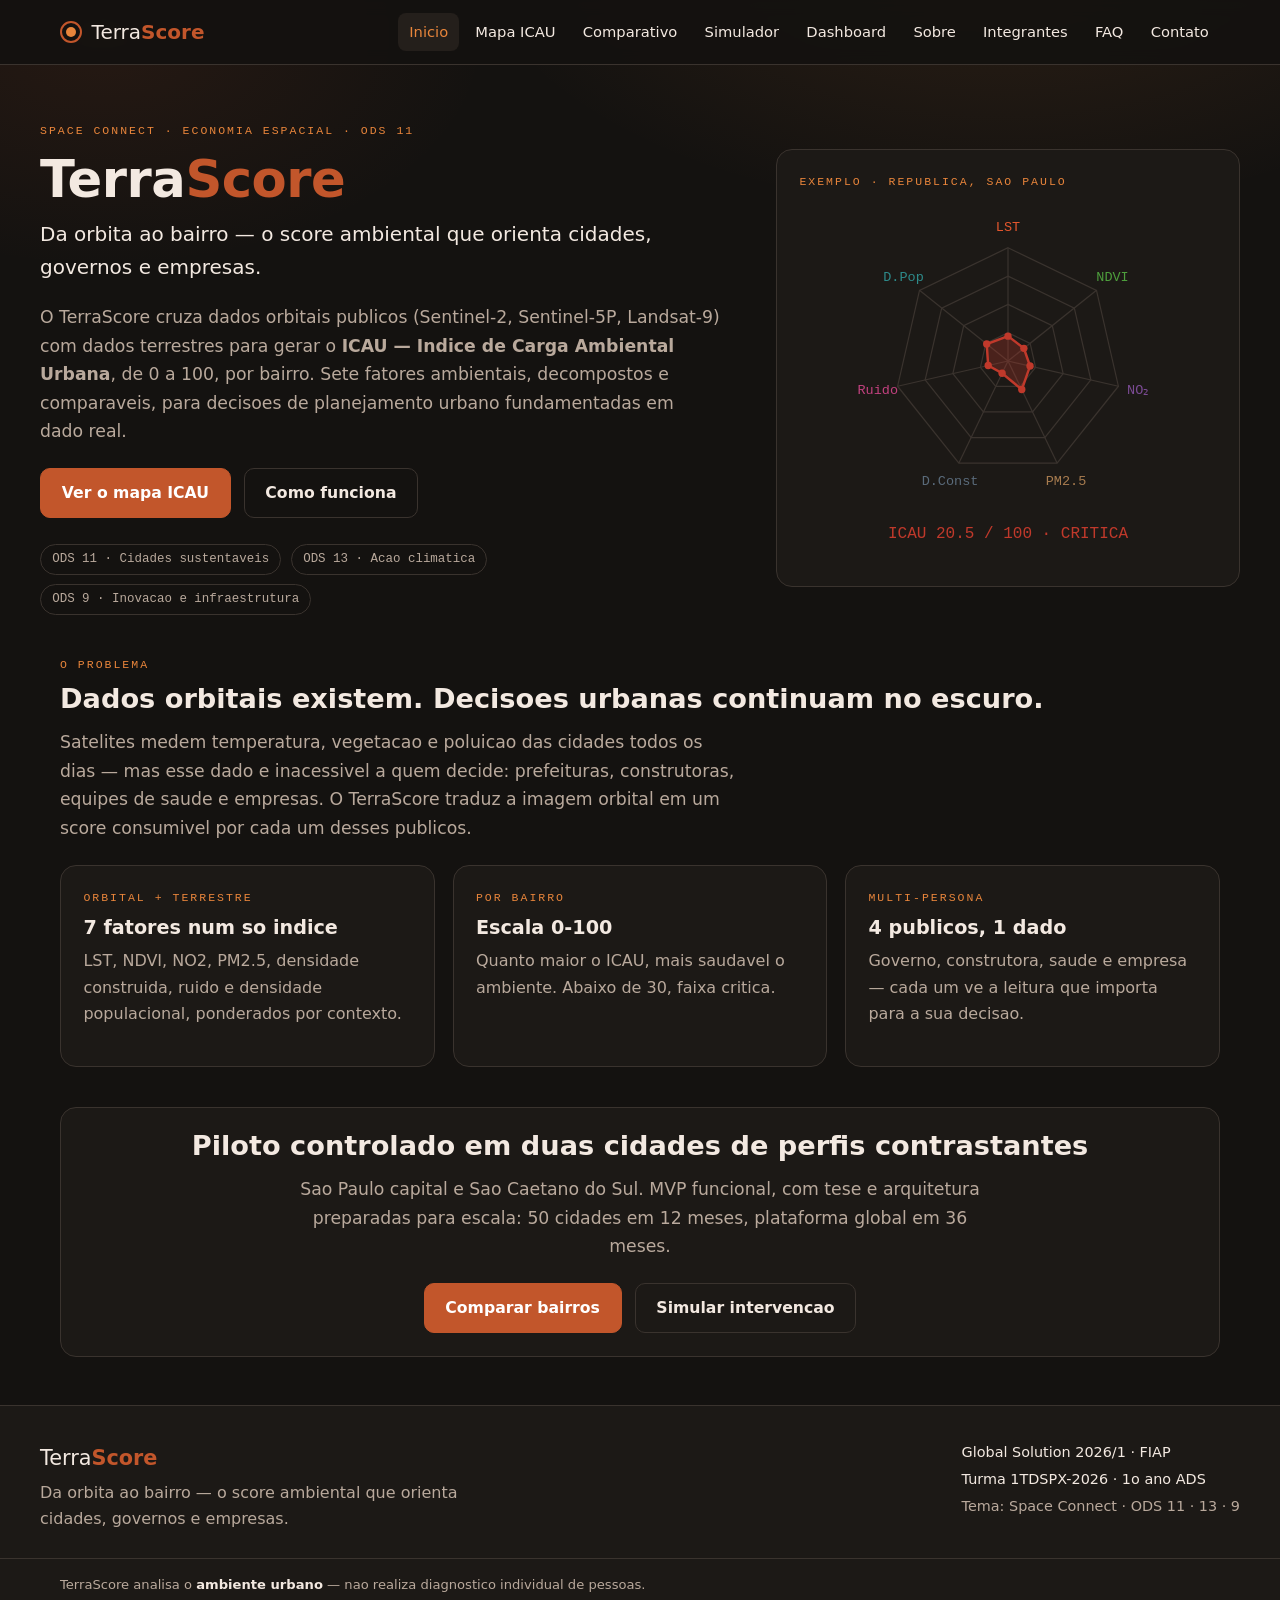
<file: index.html>
<!doctype html>
<html lang="pt-br">
<head>
  <meta charset="UTF-8" />
  <meta name="viewport" content="width=device-width, initial-scale=1.0" />
  <meta name="description" content="TerraScore: score ambiental por bairro (ICAU 0-100) a partir de dados orbitais. Global Solution 2026/1 - FIAP." />
  <link rel="icon" type="image/svg+xml" href="assets/favicon.svg" />
  <link rel="stylesheet" href="css/style.css" />
  <title>TerraScore - da orbita ao bairro</title>
</head>
<body>
  <header class="site-header">
    <div class="container nav-bar">
      <a class="brand" href="index.html"><span class="brand-mark" aria-hidden="true"></span><span>Terra<strong>Score</strong></span></a>
      <button class="hamburguer" aria-label="Abrir menu" aria-expanded="false"><span></span><span></span><span></span></button>
      <nav aria-label="Principal">
        <ul class="nav-links">
          <li><a href="index.html">Inicio</a></li>
          <li><a href="pages/mapa.html">Mapa ICAU</a></li>
          <li><a href="pages/comparativo.html">Comparativo</a></li>
          <li><a href="pages/simulador.html">Simulador</a></li>
          <li><a href="pages/dashboard.html">Dashboard</a></li>
          <li><a href="pages/sobre.html">Sobre</a></li>
          <li><a href="pages/integrantes.html">Integrantes</a></li>
          <li><a href="pages/faq.html">FAQ</a></li>
          <li><a href="pages/contato.html">Contato</a></li>
        </ul>
      </nav>
    </div>
  </header>
  <main>
    <section class="container hero">
      <div class="hero-grid">
        <div>
          <p class="eyebrow">Space Connect &middot; Economia Espacial &middot; ODS 11</p>
          <h1 class="hero-titulo">Terra<strong>Score</strong></h1>
          <p class="hero-tag">Da orbita ao bairro &mdash; o score ambiental que orienta cidades, governos e empresas.</p>
          <p class="lead">O TerraScore cruza dados orbitais publicos (Sentinel-2, Sentinel-5P, Landsat-9) com dados terrestres para gerar o <strong>ICAU &mdash; Indice de Carga Ambiental Urbana</strong>, de 0 a 100, por bairro. Sete fatores ambientais, decompostos e comparaveis, para decisoes de planejamento urbano fundamentadas em dado real.</p>
          <div class="ctas">
            <a class="btn" href="pages/mapa.html">Ver o mapa ICAU</a>
            <a class="btn btn-ghost" href="pages/sobre.html">Como funciona</a>
          </div>
          <div class="ods">
            <span class="ods-tag">ODS 11 &middot; Cidades sustentaveis</span>
            <span class="ods-tag">ODS 13 &middot; Acao climatica</span>
            <span class="ods-tag">ODS 9 &middot; Inovacao e infraestrutura</span>
          </div>
        </div>
        <div class="card">
          <p class="eyebrow">Exemplo &middot; Republica, Sao Paulo</p>
          <div class="radar" id="radar-exemplo"></div>
          <p class="center mono" id="exemplo-score"></p>
        </div>
      </div>
    </section>

    <section class="container section">
      <p class="eyebrow">O problema</p>
      <h2>Dados orbitais existem. Decisoes urbanas continuam no escuro.</h2>
      <p class="lead">Satelites medem temperatura, vegetacao e poluicao das cidades todos os dias &mdash; mas esse dado e inacessivel a quem decide: prefeituras, construtoras, equipes de saude e empresas. O TerraScore traduz a imagem orbital em um score consumivel por cada um desses publicos.</p>
      <div class="cards-3 mt">
        <div class="card"><p class="eyebrow">Orbital + terrestre</p><h3>7 fatores num so indice</h3><p class="muted">LST, NDVI, NO2, PM2.5, densidade construida, ruido e densidade populacional, ponderados por contexto.</p></div>
        <div class="card"><p class="eyebrow">Por bairro</p><h3>Escala 0-100</h3><p class="muted">Quanto maior o ICAU, mais saudavel o ambiente. Abaixo de 30, faixa critica.</p></div>
        <div class="card"><p class="eyebrow">Multi-persona</p><h3>4 publicos, 1 dado</h3><p class="muted">Governo, construtora, saude e empresa &mdash; cada um ve a leitura que importa para a sua decisao.</p></div>
      </div>
    </section>

    <section class="container section">
      <div class="card center">
        <h2>Piloto controlado em duas cidades de perfis contrastantes</h2>
        <p class="lead lead-center">Sao Paulo capital e Sao Caetano do Sul. MVP funcional, com tese e arquitetura preparadas para escala: 50 cidades em 12 meses, plataforma global em 36 meses.</p>
        <div class="ctas ctas-center">
          <a class="btn" href="pages/comparativo.html">Comparar bairros</a>
          <a class="btn btn-ghost" href="pages/simulador.html">Simular intervencao</a>
        </div>
      </div>
    </section>
  </main>
  <footer class="site-footer">
    <div class="container footer-inner">
      <div>
        <p class="footer-brand">Terra<strong>Score</strong></p>
        <p class="footer-tag">Da orbita ao bairro &mdash; o score ambiental que orienta cidades, governos e empresas.</p>
      </div>
      <div class="footer-meta">
        <p>Global Solution 2026/1 &middot; FIAP</p>
        <p>Turma 1TDSPX-2026 &middot; 1o ano ADS</p>
        <p class="muted">Tema: Space Connect &middot; ODS 11 &middot; 13 &middot; 9</p>
      </div>
    </div>
    <div class="footer-copy"><div class="container">TerraScore analisa o <strong>ambiente urbano</strong> &mdash; nao realiza diagnostico individual de pessoas.</div></div>
  </footer>
  <script src="js/dados.js"></script>
  <script src="js/icau.js"></script>
  <script src="js/render.js"></script>
  <script src="js/home.js"></script>
  <script src="js/main.js"></script>
</body>
</html>
</file>
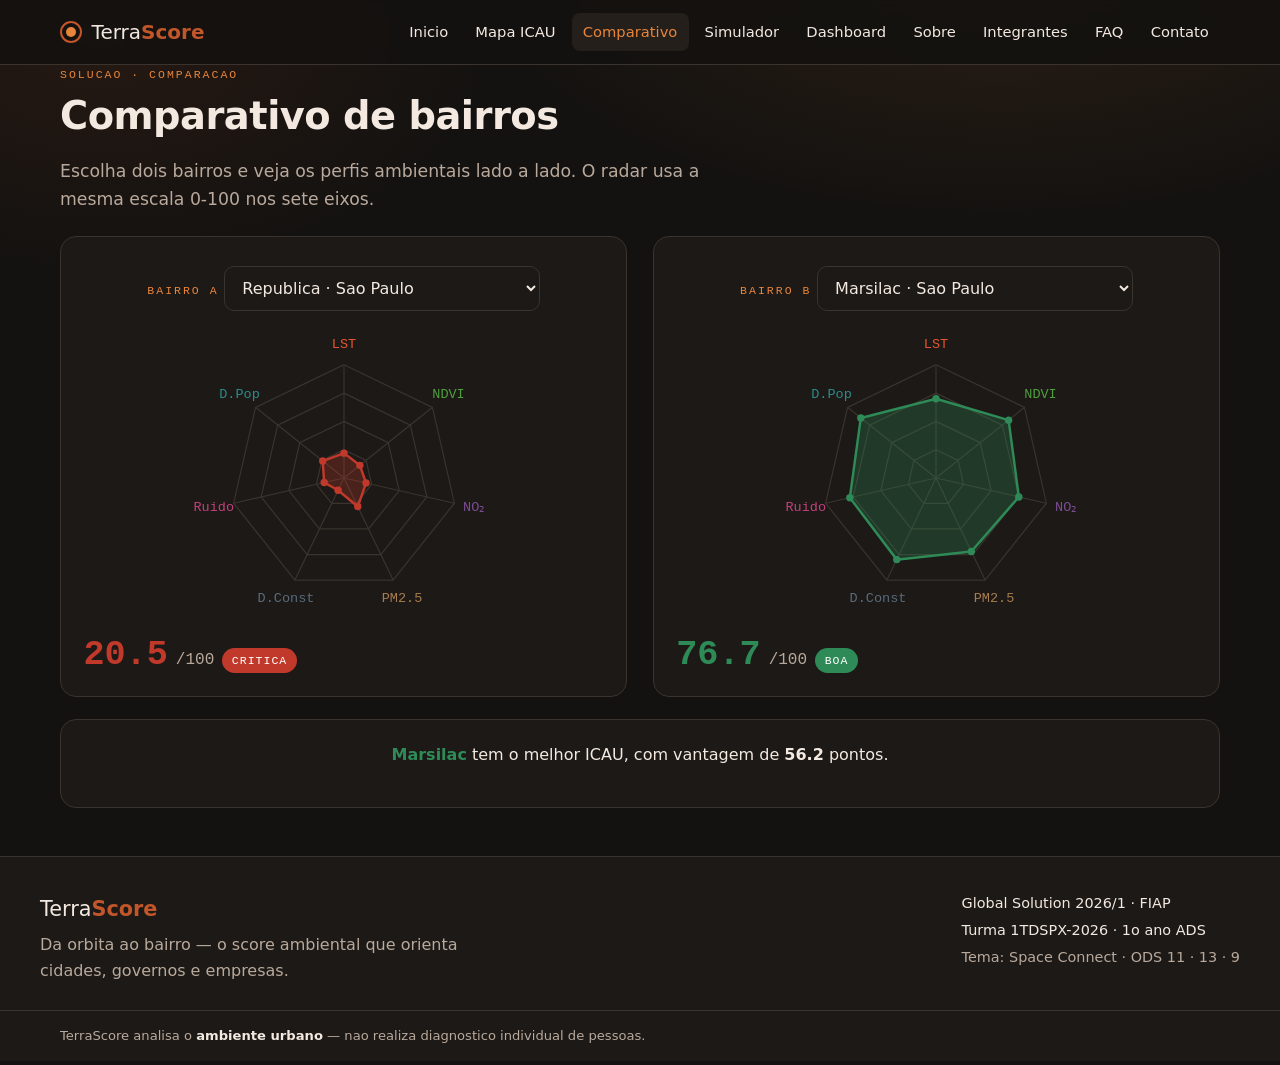
<file: pages/comparativo.html>
<!doctype html>
<html lang="pt-br">
<head>
  <meta charset="UTF-8" />
  <meta name="viewport" content="width=device-width, initial-scale=1.0" />
  <meta name="description" content="Compare o perfil ambiental de dois bairros lado a lado pelo ICAU." />
  <link rel="icon" type="image/svg+xml" href="../assets/favicon.svg" />
  <link rel="stylesheet" href="../css/style.css" />
  <title>Comparativo - TerraScore</title>
</head>
<body>
  <header class="site-header">
    <div class="container nav-bar">
      <a class="brand" href="../index.html"><span class="brand-mark" aria-hidden="true"></span><span>Terra<strong>Score</strong></span></a>
      <button class="hamburguer" aria-label="Abrir menu" aria-expanded="false"><span></span><span></span><span></span></button>
      <nav aria-label="Principal">
        <ul class="nav-links">
          <li><a href="../index.html">Inicio</a></li>
          <li><a href="mapa.html">Mapa ICAU</a></li>
          <li><a href="comparativo.html">Comparativo</a></li>
          <li><a href="simulador.html">Simulador</a></li>
          <li><a href="dashboard.html">Dashboard</a></li>
          <li><a href="sobre.html">Sobre</a></li>
          <li><a href="integrantes.html">Integrantes</a></li>
          <li><a href="faq.html">FAQ</a></li>
          <li><a href="contato.html">Contato</a></li>
        </ul>
      </nav>
    </div>
  </header>
  <main>
    <section class="container">
      <p class="eyebrow">Solucao &middot; comparacao</p>
      <h1>Comparativo de bairros</h1>
      <p class="lead">Escolha dois bairros e veja os perfis ambientais lado a lado. O radar usa a mesma escala 0-100 nos sete eixos.</p>
      <div class="dois mt">
        <div class="card center">
          <label class="eyebrow" for="sel-a">Bairro A</label>
          <select id="sel-a"></select>
          <div class="radar" id="radar-a"></div>
          <div id="badge-a"></div>
        </div>
        <div class="card center">
          <label class="eyebrow" for="sel-b">Bairro B</label>
          <select id="sel-b"></select>
          <div class="radar" id="radar-b"></div>
          <div id="badge-b"></div>
        </div>
      </div>
      <div class="card center mt"><p id="veredito"></p></div>
    </section>
  </main>
  <footer class="site-footer">
    <div class="container footer-inner">
      <div>
        <p class="footer-brand">Terra<strong>Score</strong></p>
        <p class="footer-tag">Da orbita ao bairro &mdash; o score ambiental que orienta cidades, governos e empresas.</p>
      </div>
      <div class="footer-meta">
        <p>Global Solution 2026/1 &middot; FIAP</p>
        <p>Turma 1TDSPX-2026 &middot; 1o ano ADS</p>
        <p class="muted">Tema: Space Connect &middot; ODS 11 &middot; 13 &middot; 9</p>
      </div>
    </div>
    <div class="footer-copy"><div class="container">TerraScore analisa o <strong>ambiente urbano</strong> &mdash; nao realiza diagnostico individual de pessoas.</div></div>
  </footer>
  <script src="../js/dados.js"></script>
  <script src="../js/icau.js"></script>
  <script src="../js/render.js"></script>
  <script src="../js/comparativo.js"></script>
  <script src="../js/main.js"></script>
</body>
</html>
<!-- revisado por joão e dado como finalizado -->
</file>
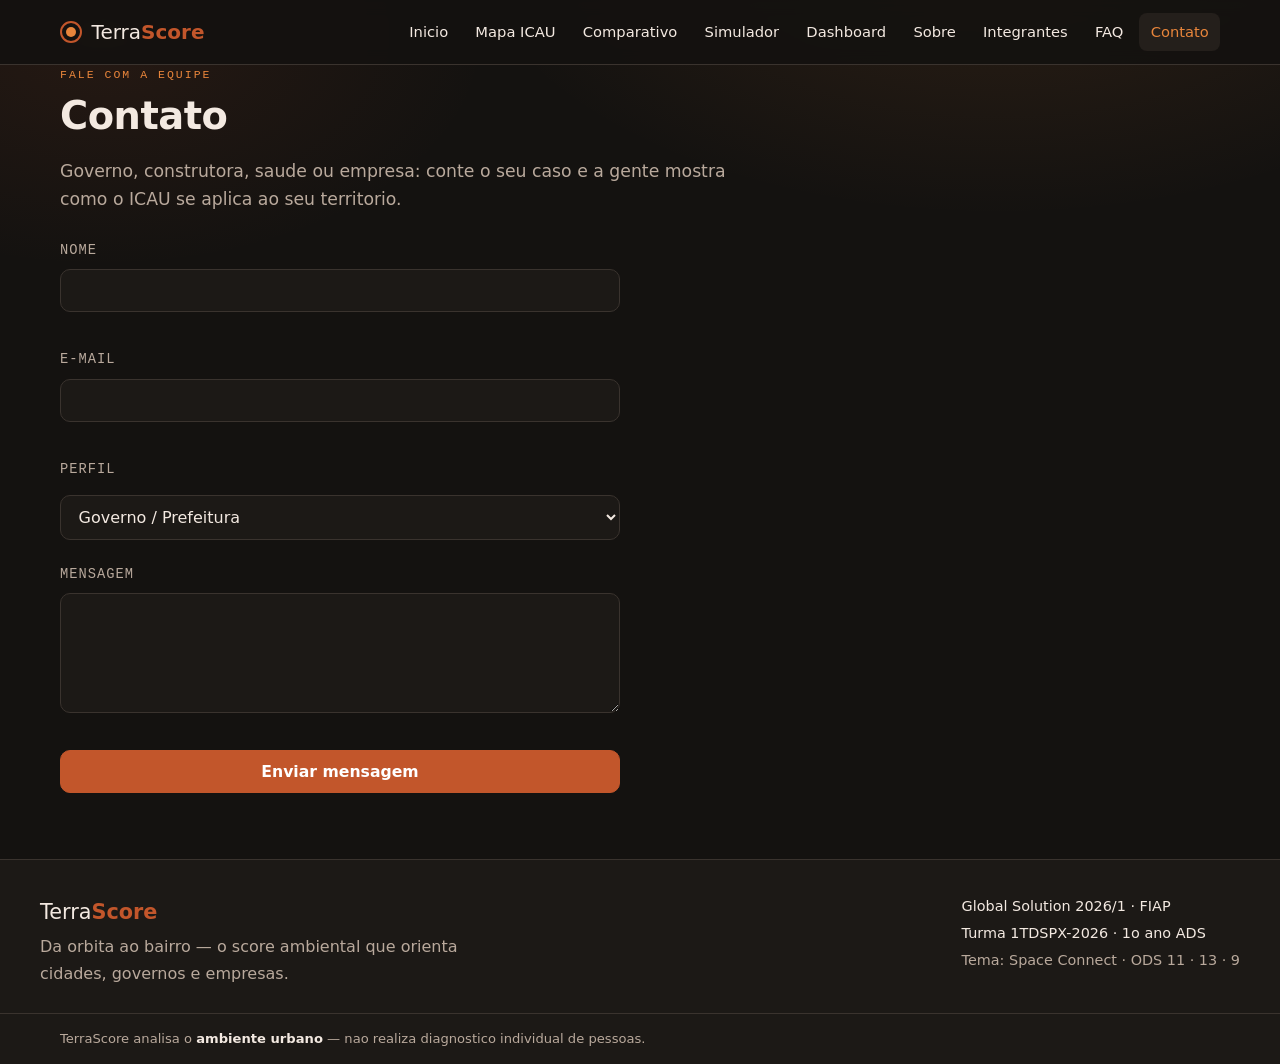
<file: pages/contato.html>
<!doctype html>
<html lang="pt-br">
<head>
  <meta charset="UTF-8" />
  <meta name="viewport" content="width=device-width, initial-scale=1.0" />
  <meta name="description" content="Fale com a equipe do TerraScore." />
  <link rel="icon" type="image/svg+xml" href="../assets/favicon.svg" />
  <link rel="stylesheet" href="../css/style.css" />
  <title>Contato - TerraScore</title>
</head>
<body>
  <header class="site-header">
    <div class="container nav-bar">
      <a class="brand" href="../index.html"><span class="brand-mark" aria-hidden="true"></span><span>Terra<strong>Score</strong></span></a>
      <button class="hamburguer" aria-label="Abrir menu" aria-expanded="false"><span></span><span></span><span></span></button>
      <nav aria-label="Principal">
        <ul class="nav-links">
          <li><a href="../index.html">Inicio</a></li>
          <li><a href="mapa.html">Mapa ICAU</a></li>
          <li><a href="comparativo.html">Comparativo</a></li>
          <li><a href="simulador.html">Simulador</a></li>
          <li><a href="dashboard.html">Dashboard</a></li>
          <li><a href="sobre.html">Sobre</a></li>
          <li><a href="integrantes.html">Integrantes</a></li>
          <li><a href="faq.html">FAQ</a></li>
          <li><a href="contato.html">Contato</a></li>
        </ul>
      </nav>
    </div>
  </header>
  <main>
    <section class="container">
      <p class="eyebrow">Fale com a equipe</p>
      <h1>Contato</h1>
      <p class="lead">Governo, construtora, saude ou empresa: conte o seu caso e a gente mostra como o ICAU se aplica ao seu territorio.</p>
      <form class="form" id="form-contato" novalidate>
        <div class="campo">
          <label for="nome">Nome</label>
          <input type="text" id="nome" name="nome" />
          <span class="erro" id="erro-nome"></span>
        </div>
        <div class="campo">
          <label for="email">E-mail</label>
          <input type="email" id="email" name="email" />
          <span class="erro" id="erro-email"></span>
        </div>
        <div class="campo">
          <label for="assunto">Perfil</label>
          <select id="assunto" name="assunto">
            <option value="GOVERNO">Governo / Prefeitura</option>
            <option value="CONSTRUTORA">Construtora</option>
            <option value="SAUDE">Saude</option>
            <option value="EMPRESA">Empresa</option>
          </select>
        </div>
        <div class="campo">
          <label for="mensagem">Mensagem</label>
          <textarea id="mensagem" name="mensagem" rows="5"></textarea>
          <span class="erro" id="erro-mensagem"></span>
        </div>
        <button type="submit" class="btn">Enviar mensagem</button>
        <p class="sucesso" id="form-sucesso" role="status"></p>
      </form>
    </section>
  </main>
  <footer class="site-footer">
    <div class="container footer-inner">
      <div>
        <p class="footer-brand">Terra<strong>Score</strong></p>
        <p class="footer-tag">Da orbita ao bairro &mdash; o score ambiental que orienta cidades, governos e empresas.</p>
      </div>
      <div class="footer-meta">
        <p>Global Solution 2026/1 &middot; FIAP</p>
        <p>Turma 1TDSPX-2026 &middot; 1o ano ADS</p>
        <p class="muted">Tema: Space Connect &middot; ODS 11 &middot; 13 &middot; 9</p>
      </div>
    </div>
    <div class="footer-copy"><div class="container">TerraScore analisa o <strong>ambiente urbano</strong> &mdash; nao realiza diagnostico individual de pessoas.</div></div>
  </footer>
  <script src="../js/contato.js"></script>
  <script src="../js/main.js"></script>
</body>
</html>
<!-- revisado por joão e dado como finalizado -->
</file>
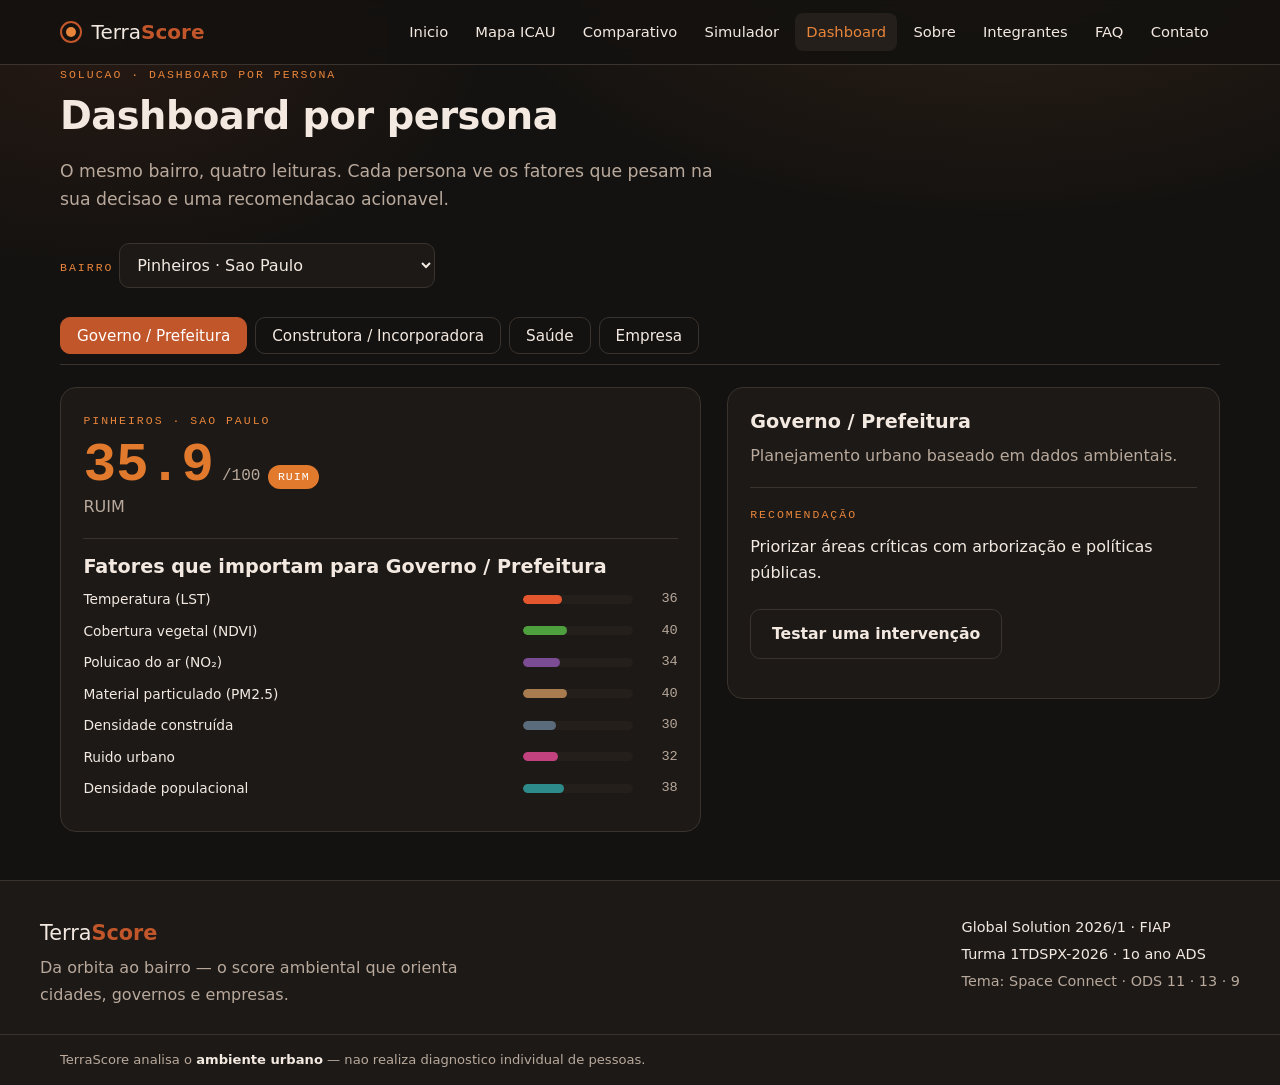
<file: pages/dashboard.html>
<!doctype html>
<html lang="pt-br">
<head>
  <meta charset="UTF-8" />
  <meta name="viewport" content="width=device-width, initial-scale=1.0" />
  <meta name="description" content="Leitura do ICAU por persona: governo, construtora, saude e empresa." />
  <link rel="icon" type="image/svg+xml" href="../assets/favicon.svg" />
  <link rel="stylesheet" href="../css/style.css" />
  <title>Dashboard por persona - TerraScore</title>
</head>
<body>
  <header class="site-header">
    <div class="container nav-bar">
      <a class="brand" href="../index.html"><span class="brand-mark" aria-hidden="true"></span><span>Terra<strong>Score</strong></span></a>
      <button class="hamburguer" aria-label="Abrir menu" aria-expanded="false"><span></span><span></span><span></span></button>
      <nav aria-label="Principal">
        <ul class="nav-links">
          <li><a href="../index.html">Inicio</a></li>
          <li><a href="mapa.html">Mapa ICAU</a></li>
          <li><a href="comparativo.html">Comparativo</a></li>
          <li><a href="simulador.html">Simulador</a></li>
          <li><a href="dashboard.html">Dashboard</a></li>
          <li><a href="sobre.html">Sobre</a></li>
          <li><a href="integrantes.html">Integrantes</a></li>
          <li><a href="faq.html">FAQ</a></li>
          <li><a href="contato.html">Contato</a></li>
        </ul>
      </nav>
    </div>
  </header>
  <main>
    <section class="container">
      <p class="eyebrow">Solucao &middot; dashboard por persona</p>
      <h1>Dashboard por persona</h1>
      <p class="lead">O mesmo bairro, quatro leituras. Cada persona ve os fatores que pesam na sua decisao e uma recomendacao acionavel.</p>
      <div class="mt">
        <label class="eyebrow" for="sel-bairro">Bairro</label>
        <select id="sel-bairro"></select>
      </div>
      <div class="abas mt" id="persona-abas"></div>
      <div class="duas mt">
        <div class="card" id="persona-info"></div>
        <aside class="card" id="persona-rec"></aside>
      </div>
    </section>
  </main>
  <footer class="site-footer">
    <div class="container footer-inner">
      <div>
        <p class="footer-brand">Terra<strong>Score</strong></p>
        <p class="footer-tag">Da orbita ao bairro &mdash; o score ambiental que orienta cidades, governos e empresas.</p>
      </div>
      <div class="footer-meta">
        <p>Global Solution 2026/1 &middot; FIAP</p>
        <p>Turma 1TDSPX-2026 &middot; 1o ano ADS</p>
        <p class="muted">Tema: Space Connect &middot; ODS 11 &middot; 13 &middot; 9</p>
      </div>
    </div>
    <div class="footer-copy"><div class="container">TerraScore analisa o <strong>ambiente urbano</strong> &mdash; nao realiza diagnostico individual de pessoas.</div></div>
  </footer>
  <script src="../js/dados.js"></script>
  <script src="../js/icau.js"></script>
  <script src="../js/render.js"></script>
  <script src="../js/dashboard.js"></script>
  <script src="../js/main.js"></script>
</body>
</html>
<!-- revisado por joão e dado como finalizado -->
</file>
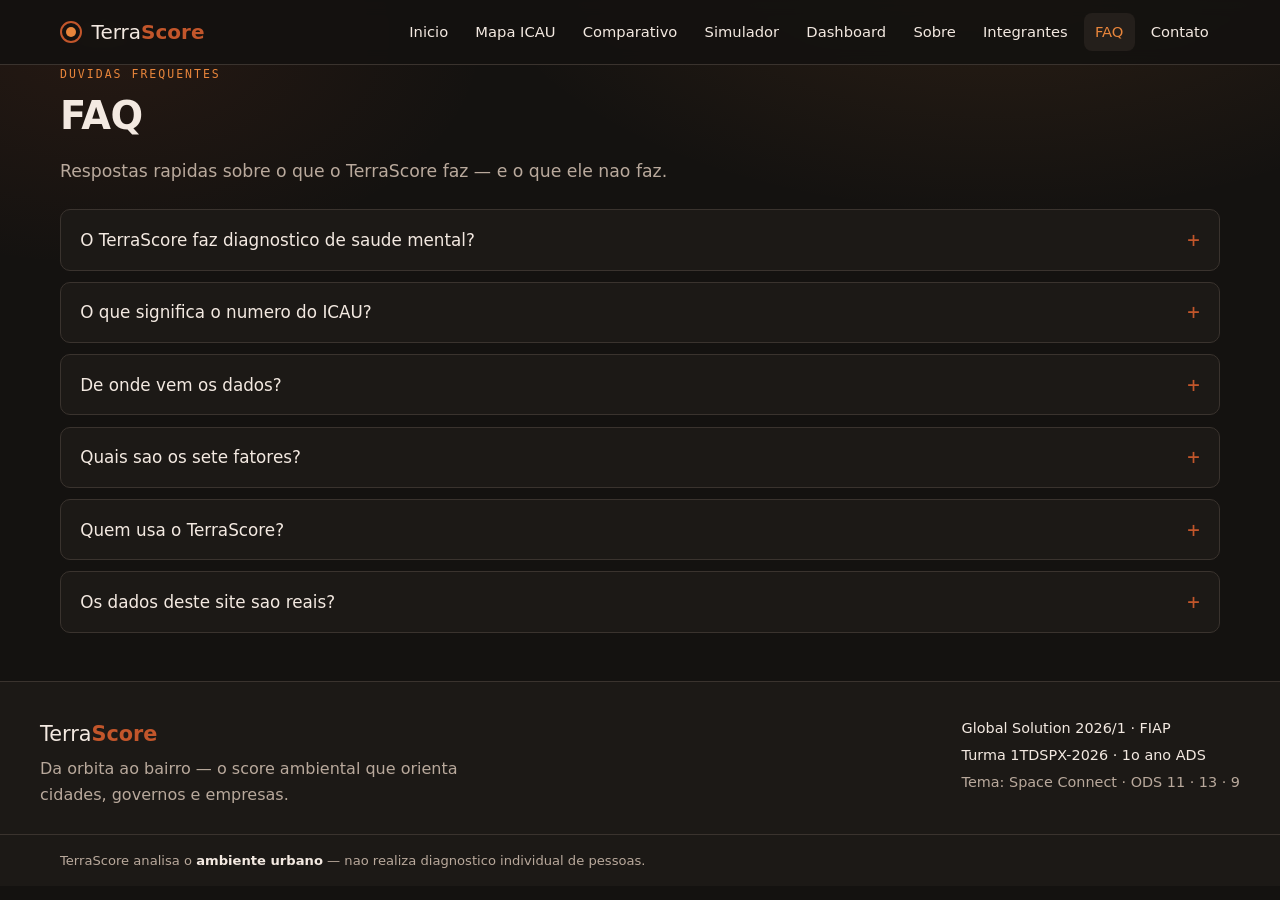
<file: pages/faq.html>
<!doctype html>
<html lang="pt-br">
<head>
  <meta charset="UTF-8" />
  <meta name="viewport" content="width=device-width, initial-scale=1.0" />
  <meta name="description" content="Perguntas frequentes sobre o TerraScore e o indice ICAU." />
  <link rel="icon" type="image/svg+xml" href="../assets/favicon.svg" />
  <link rel="stylesheet" href="../css/style.css" />
  <title>FAQ - TerraScore</title>
</head>
<body>
  <header class="site-header">
    <div class="container nav-bar">
      <a class="brand" href="../index.html"><span class="brand-mark" aria-hidden="true"></span><span>Terra<strong>Score</strong></span></a>
      <button class="hamburguer" aria-label="Abrir menu" aria-expanded="false"><span></span><span></span><span></span></button>
      <nav aria-label="Principal">
        <ul class="nav-links">
          <li><a href="../index.html">Inicio</a></li>
          <li><a href="mapa.html">Mapa ICAU</a></li>
          <li><a href="comparativo.html">Comparativo</a></li>
          <li><a href="simulador.html">Simulador</a></li>
          <li><a href="dashboard.html">Dashboard</a></li>
          <li><a href="sobre.html">Sobre</a></li>
          <li><a href="integrantes.html">Integrantes</a></li>
          <li><a href="faq.html">FAQ</a></li>
          <li><a href="contato.html">Contato</a></li>
        </ul>
      </nav>
    </div>
  </header>
  <main>
    <section class="container">
      <p class="eyebrow">Duvidas frequentes</p>
      <h1>FAQ</h1>
      <p class="lead">Respostas rapidas sobre o que o TerraScore faz &mdash; e o que ele nao faz.</p>
      <div class="faq-lista">
        <div class="faq-item">
          <button class="faq-botao" aria-expanded="false"><span>O TerraScore faz diagnostico de saude mental?</span><span class="faq-sinal">+</span></button>
          <div class="faq-resposta"><p>Nao. O TerraScore analisa o ambiente urbano de um bairro com base em dados orbitais e terrestres. Ele identifica correlacoes ambientais apoiadas em literatura de saude publica, mas nunca avalia ou diagnostica pessoas individualmente.</p></div>
        </div>
        <div class="faq-item">
          <button class="faq-botao" aria-expanded="false"><span>O que significa o numero do ICAU?</span><span class="faq-sinal">+</span></button>
          <div class="faq-resposta"><p>E um indice de 0 a 100 por bairro. Quanto maior, mais saudavel o ambiente. Abaixo de 30 a faixa e critica; de 30 a 50, ruim; de 50 a 75, moderada; 75 ou mais, boa.</p></div>
        </div>
        <div class="faq-item">
          <button class="faq-botao" aria-expanded="false"><span>De onde vem os dados?</span><span class="faq-sinal">+</span></button>
          <div class="faq-resposta"><p>De missoes orbitais publicas (Sentinel-2 para vegetacao, Sentinel-5P para NO2, Landsat-9 para temperatura) combinadas com fontes terrestres como CETESB, IBGE e OpenStreetMap.</p></div>
        </div>
        <div class="faq-item">
          <button class="faq-botao" aria-expanded="false"><span>Quais sao os sete fatores?</span><span class="faq-sinal">+</span></button>
          <div class="faq-resposta"><p>Temperatura de superficie (LST), cobertura vegetal (NDVI), poluicao do ar (NO2), material particulado (PM2.5), densidade construida, ruido urbano e densidade populacional.</p></div>
        </div>
        <div class="faq-item">
          <button class="faq-botao" aria-expanded="false"><span>Quem usa o TerraScore?</span><span class="faq-sinal">+</span></button>
          <div class="faq-resposta"><p>Governos e prefeituras (planejamento e politicas publicas), construtoras (decisao de terreno e adaptacao de projeto), saude (orientacoes com lastro ambiental) e empresas (localizacao, ESG e bem-estar do colaborador).</p></div>
        </div>
        <div class="faq-item">
          <button class="faq-botao" aria-expanded="false"><span>Os dados deste site sao reais?</span><span class="faq-sinal">+</span></button>
          <div class="faq-resposta"><p>Este e um MVP de piloto controlado com dados de demonstracao para Sao Paulo e Sao Caetano do Sul. A arquitetura esta preparada para ingestao de dados reais das APIs orbitais.</p></div>
        </div>
      </div>
    </section>
  </main>
  <footer class="site-footer">
    <div class="container footer-inner">
      <div>
        <p class="footer-brand">Terra<strong>Score</strong></p>
        <p class="footer-tag">Da orbita ao bairro &mdash; o score ambiental que orienta cidades, governos e empresas.</p>
      </div>
      <div class="footer-meta">
        <p>Global Solution 2026/1 &middot; FIAP</p>
        <p>Turma 1TDSPX-2026 &middot; 1o ano ADS</p>
        <p class="muted">Tema: Space Connect &middot; ODS 11 &middot; 13 &middot; 9</p>
      </div>
    </div>
    <div class="footer-copy"><div class="container">TerraScore analisa o <strong>ambiente urbano</strong> &mdash; nao realiza diagnostico individual de pessoas.</div></div>
  </footer>
  <script src="../js/faq.js"></script>
  <script src="../js/main.js"></script>
</body>
</html>
<!-- revisado por joão e dado como finalizado -->
</file>
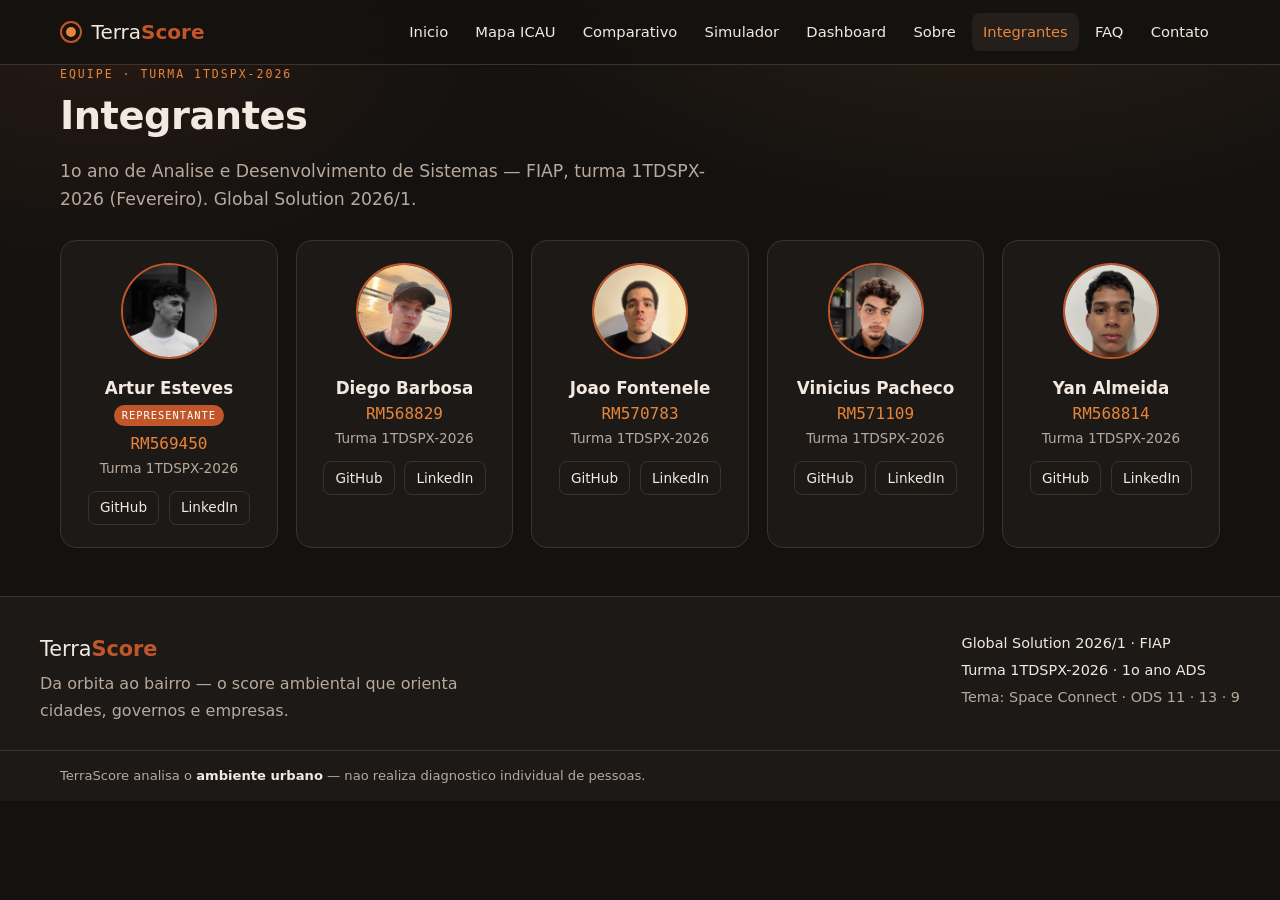
<file: pages/integrantes.html>
<!doctype html>
<html lang="pt-br">
<head>
  <meta charset="UTF-8" />
  <meta name="viewport" content="width=device-width, initial-scale=1.0" />
  <meta name="description" content="Equipe do TerraScore - turma 1TDSPX-2026, FIAP." />
  <link rel="icon" type="image/svg+xml" href="../assets/favicon.svg" />
  <link rel="stylesheet" href="../css/style.css" />
  <title>Integrantes - TerraScore</title>
</head>
<body>
  <header class="site-header">
    <div class="container nav-bar">
      <a class="brand" href="../index.html"><span class="brand-mark" aria-hidden="true"></span><span>Terra<strong>Score</strong></span></a>
      <button class="hamburguer" aria-label="Abrir menu" aria-expanded="false"><span></span><span></span><span></span></button>
      <nav aria-label="Principal">
        <ul class="nav-links">
          <li><a href="../index.html">Inicio</a></li>
          <li><a href="mapa.html">Mapa ICAU</a></li>
          <li><a href="comparativo.html">Comparativo</a></li>
          <li><a href="simulador.html">Simulador</a></li>
          <li><a href="dashboard.html">Dashboard</a></li>
          <li><a href="sobre.html">Sobre</a></li>
          <li><a href="integrantes.html">Integrantes</a></li>
          <li><a href="faq.html">FAQ</a></li>
          <li><a href="contato.html">Contato</a></li>
        </ul>
      </nav>
    </div>
  </header>
  <main>
    <section class="container">
      <p class="eyebrow">Equipe &middot; Turma 1TDSPX-2026</p>
      <h1>Integrantes</h1>
      <p class="lead">1o ano de Analise e Desenvolvimento de Sistemas &mdash; FIAP, turma 1TDSPX-2026 (Fevereiro). Global Solution 2026/1.</p>
      <div class="grade-integrantes">
        <article class="integrante">
          <img src="../assets/integrantes/artur.jpg" alt="Foto de Artur Esteves" width="96" height="96" />
          <h3>Artur Esteves</h3>
          <span class="rep">Representante</span>
          <p class="rm">RM569450</p>
          <p class="turma">Turma 1TDSPX-2026</p>
          <div class="integrante-links">
            <a href="https://github.com/EstevesArtur" target="_blank" rel="noreferrer">GitHub</a>
            <a href="https://www.linkedin.com/in/artur-esteves-31bb4130a/" target="_blank" rel="noreferrer">LinkedIn</a>
          </div>
        </article>
        <article class="integrante">
          <img src="../assets/integrantes/diego.jpg" alt="Foto de Diego Barbosa" width="96" height="96" />
          <h3>Diego Barbosa</h3>
          <p class="rm">RM568829</p>
          <p class="turma">Turma 1TDSPX-2026</p>
          <div class="integrante-links">
            <a href="https://github.com/DiegoRodri1" target="_blank" rel="noreferrer">GitHub</a>
            <a href="https://www.linkedin.com/in/diego-barbosa-rodrigues-a60677321" target="_blank" rel="noreferrer">LinkedIn</a>
          </div>
        </article>
        <article class="integrante">
          <img src="../assets/integrantes/joao.jpg" alt="Foto de Joao Fontenele" width="96" height="96" />
          <h3>Joao Fontenele</h3>
          <p class="rm">RM570783</p>
          <p class="turma">Turma 1TDSPX-2026</p>
          <div class="integrante-links">
            <a href="https://github.com/joaofontenele06" target="_blank" rel="noreferrer">GitHub</a>
            <a href="https://www.linkedin.com/in/jo%C3%A3o-fontenele-65b1913a8/" target="_blank" rel="noreferrer">LinkedIn</a>
          </div>
        </article>
        <article class="integrante">
          <img src="../assets/integrantes/vinicius.jpg" alt="Foto de Vinicius Pacheco" width="96" height="96" />
          <h3>Vinicius Pacheco</h3>
          <p class="rm">RM571109</p>
          <p class="turma">Turma 1TDSPX-2026</p>
          <div class="integrante-links">
            <a href="https://github.com/viniciuspr27" target="_blank" rel="noreferrer">GitHub</a>
            <a href="https://www.linkedin.com/in/vinicius-pacheco-ruiz-66026033b/" target="_blank" rel="noreferrer">LinkedIn</a>
          </div>
        </article>
        <article class="integrante">
          <img src="../assets/integrantes/yan.jpg" alt="Foto de Yan Almeida" width="96" height="96" />
          <h3>Yan Almeida</h3>
          <p class="rm">RM568814</p>
          <p class="turma">Turma 1TDSPX-2026</p>
          <div class="integrante-links">
            <a href="https://github.com/YanAlmeidaC" target="_blank" rel="noreferrer">GitHub</a>
            <a href="https://br.linkedin.com/in/yan-de-almeida-cardoso-2210372ba" target="_blank" rel="noreferrer">LinkedIn</a>
          </div>
        </article>
      </div>
    </section>
  </main>
  <footer class="site-footer">
    <div class="container footer-inner">
      <div>
        <p class="footer-brand">Terra<strong>Score</strong></p>
        <p class="footer-tag">Da orbita ao bairro &mdash; o score ambiental que orienta cidades, governos e empresas.</p>
      </div>
      <div class="footer-meta">
        <p>Global Solution 2026/1 &middot; FIAP</p>
        <p>Turma 1TDSPX-2026 &middot; 1o ano ADS</p>
        <p class="muted">Tema: Space Connect &middot; ODS 11 &middot; 13 &middot; 9</p>
      </div>
    </div>
    <div class="footer-copy"><div class="container">TerraScore analisa o <strong>ambiente urbano</strong> &mdash; nao realiza diagnostico individual de pessoas.</div></div>
  </footer>
  <script src="../js/main.js"></script>
</body>
</html>
<!-- revisado por joão e dado como finalizado -->
</file>
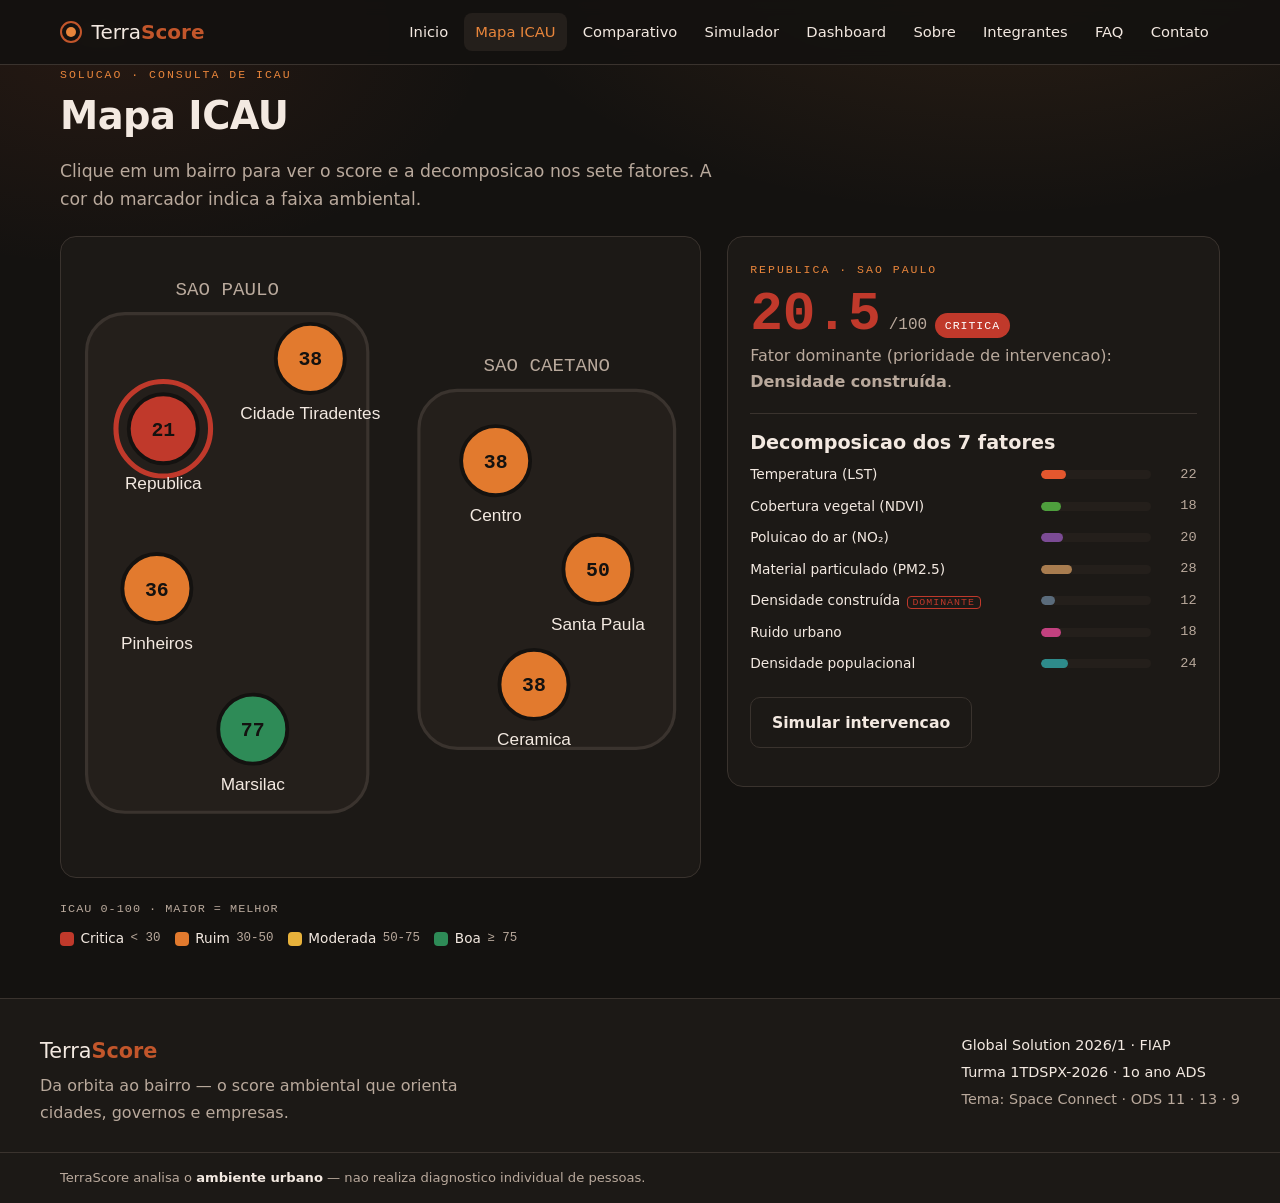
<file: pages/mapa.html>
<!doctype html>
<html lang="pt-br">
<head>
  <meta charset="UTF-8" />
  <meta name="viewport" content="width=device-width, initial-scale=1.0" />
  <meta name="description" content="Mapa interativo do ICAU por bairro em Sao Paulo e Sao Caetano do Sul." />
  <link rel="icon" type="image/svg+xml" href="../assets/favicon.svg" />
  <link rel="stylesheet" href="../css/style.css" />
  <title>Mapa ICAU - TerraScore</title>
</head>
<body>
  <header class="site-header">
    <div class="container nav-bar">
      <a class="brand" href="../index.html"><span class="brand-mark" aria-hidden="true"></span><span>Terra<strong>Score</strong></span></a>
      <button class="hamburguer" aria-label="Abrir menu" aria-expanded="false"><span></span><span></span><span></span></button>
      <nav aria-label="Principal">
        <ul class="nav-links">
          <li><a href="../index.html">Inicio</a></li>
          <li><a href="mapa.html">Mapa ICAU</a></li>
          <li><a href="comparativo.html">Comparativo</a></li>
          <li><a href="simulador.html">Simulador</a></li>
          <li><a href="dashboard.html">Dashboard</a></li>
          <li><a href="sobre.html">Sobre</a></li>
          <li><a href="integrantes.html">Integrantes</a></li>
          <li><a href="faq.html">FAQ</a></li>
          <li><a href="contato.html">Contato</a></li>
        </ul>
      </nav>
    </div>
  </header>
  <main>
    <section class="container">
      <p class="eyebrow">Solucao &middot; consulta de ICAU</p>
      <h1>Mapa ICAU</h1>
      <p class="lead">Clique em um bairro para ver o score e a decomposicao nos sete fatores. A cor do marcador indica a faixa ambiental.</p>
      <div class="duas mt">
        <div>
          <div id="mapa-root"></div>
          <div class="mt" id="mapa-legenda"></div>
        </div>
        <aside class="card" id="painel-bairro"></aside>
      </div>
    </section>
  </main>
  <footer class="site-footer">
    <div class="container footer-inner">
      <div>
        <p class="footer-brand">Terra<strong>Score</strong></p>
        <p class="footer-tag">Da orbita ao bairro &mdash; o score ambiental que orienta cidades, governos e empresas.</p>
      </div>
      <div class="footer-meta">
        <p>Global Solution 2026/1 &middot; FIAP</p>
        <p>Turma 1TDSPX-2026 &middot; 1o ano ADS</p>
        <p class="muted">Tema: Space Connect &middot; ODS 11 &middot; 13 &middot; 9</p>
      </div>
    </div>
    <div class="footer-copy"><div class="container">TerraScore analisa o <strong>ambiente urbano</strong> &mdash; nao realiza diagnostico individual de pessoas.</div></div>
  </footer>
  <script src="../js/dados.js"></script>
  <script src="../js/icau.js"></script>
  <script src="../js/render.js"></script>
  <script src="../js/mapa.js"></script>
  <script src="../js/main.js"></script>
</body>
</html>
<!-- revisado por joão e dado como finalizado -->
</file>
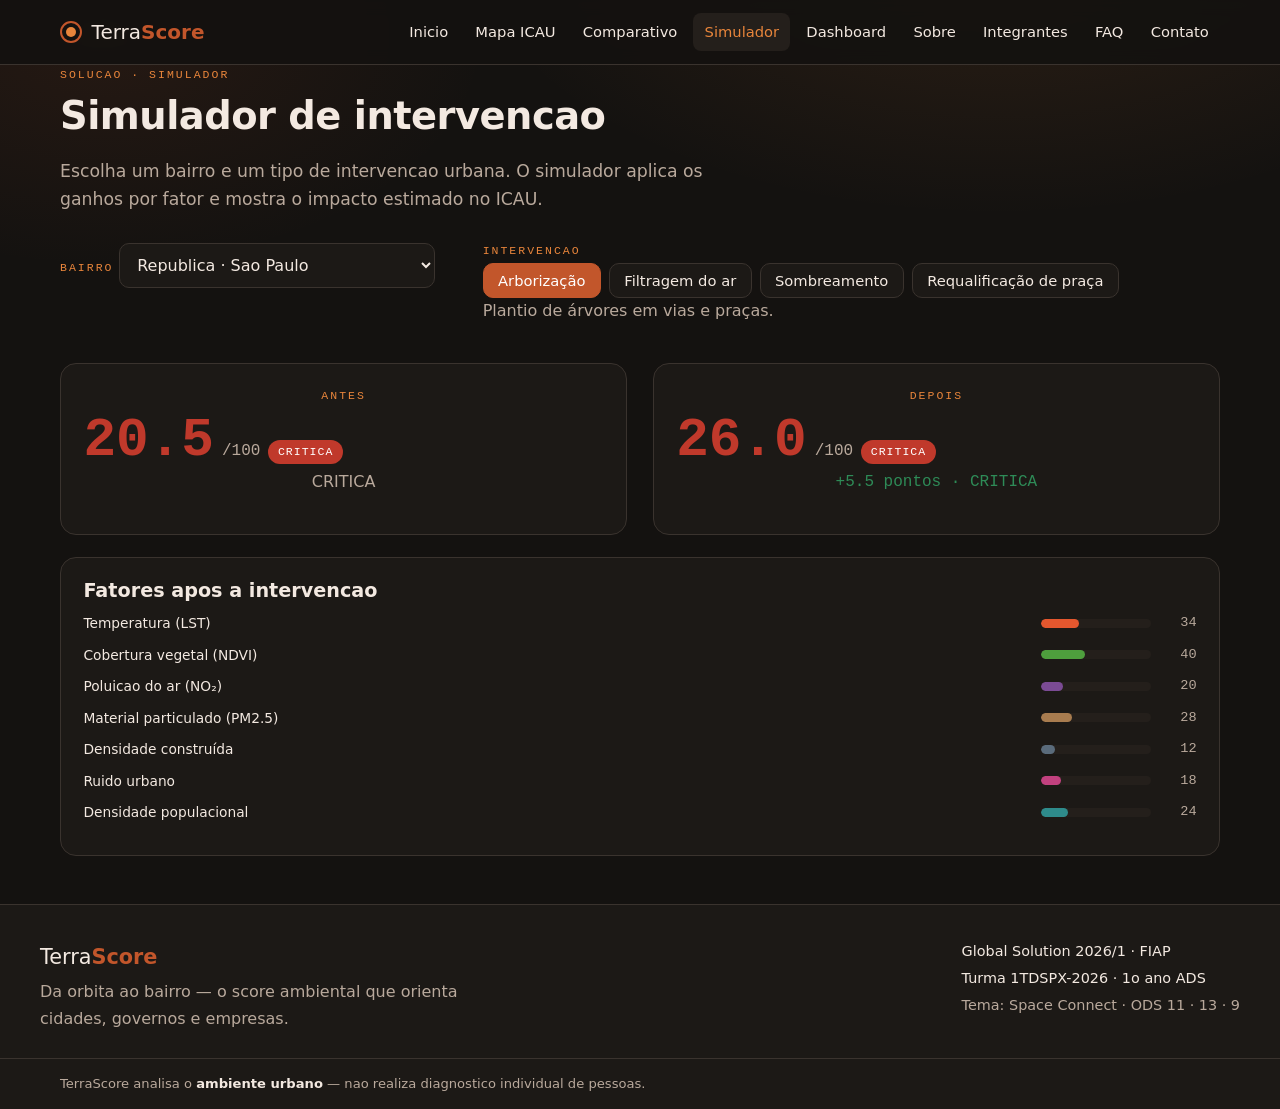
<file: pages/simulador.html>
<!doctype html>
<html lang="pt-br">
<head>
  <meta charset="UTF-8" />
  <meta name="viewport" content="width=device-width, initial-scale=1.0" />
  <meta name="description" content="Simule intervencoes urbanas e veja o impacto estimado no ICAU." />
  <link rel="icon" type="image/svg+xml" href="../assets/favicon.svg" />
  <link rel="stylesheet" href="../css/style.css" />
  <title>Simulador - TerraScore</title>
</head>
<body>
  <header class="site-header">
    <div class="container nav-bar">
      <a class="brand" href="../index.html"><span class="brand-mark" aria-hidden="true"></span><span>Terra<strong>Score</strong></span></a>
      <button class="hamburguer" aria-label="Abrir menu" aria-expanded="false"><span></span><span></span><span></span></button>
      <nav aria-label="Principal">
        <ul class="nav-links">
          <li><a href="../index.html">Inicio</a></li>
          <li><a href="mapa.html">Mapa ICAU</a></li>
          <li><a href="comparativo.html">Comparativo</a></li>
          <li><a href="simulador.html">Simulador</a></li>
          <li><a href="dashboard.html">Dashboard</a></li>
          <li><a href="sobre.html">Sobre</a></li>
          <li><a href="integrantes.html">Integrantes</a></li>
          <li><a href="faq.html">FAQ</a></li>
          <li><a href="contato.html">Contato</a></li>
        </ul>
      </nav>
    </div>
  </header>
  <main>
    <section class="container">
      <p class="eyebrow">Solucao &middot; simulador</p>
      <h1>Simulador de intervencao</h1>
      <p class="lead">Escolha um bairro e um tipo de intervencao urbana. O simulador aplica os ganhos por fator e mostra o impacto estimado no ICAU.</p>
      <div class="controles-sim mt">
        <div>
          <label class="eyebrow" for="sel-bairro">Bairro</label>
          <select id="sel-bairro"></select>
        </div>
        <div>
          <span class="eyebrow">Intervencao</span>
          <div class="botoes-opcao" id="intervencao-botoes"></div>
          <p class="muted" id="intervencao-desc"></p>
        </div>
      </div>
      <div class="dois mt">
        <div class="card center"><p class="eyebrow">Antes</p><div id="res-antes"></div></div>
        <div class="card center"><p class="eyebrow">Depois</p><div id="res-depois"></div><p class="delta" id="res-delta"></p></div>
      </div>
      <div class="card mt"><h3>Fatores apos a intervencao</h3><div id="res-fatores"></div></div>
    </section>
  </main>
  <footer class="site-footer">
    <div class="container footer-inner">
      <div>
        <p class="footer-brand">Terra<strong>Score</strong></p>
        <p class="footer-tag">Da orbita ao bairro &mdash; o score ambiental que orienta cidades, governos e empresas.</p>
      </div>
      <div class="footer-meta">
        <p>Global Solution 2026/1 &middot; FIAP</p>
        <p>Turma 1TDSPX-2026 &middot; 1o ano ADS</p>
        <p class="muted">Tema: Space Connect &middot; ODS 11 &middot; 13 &middot; 9</p>
      </div>
    </div>
    <div class="footer-copy"><div class="container">TerraScore analisa o <strong>ambiente urbano</strong> &mdash; nao realiza diagnostico individual de pessoas.</div></div>
  </footer>
  <script src="../js/dados.js"></script>
  <script src="../js/icau.js"></script>
  <script src="../js/render.js"></script>
  <script src="../js/simulador.js"></script>
  <script src="../js/main.js"></script>
</body>
</html>
<!-- revisado por joão e dado como finalizado -->
</file>
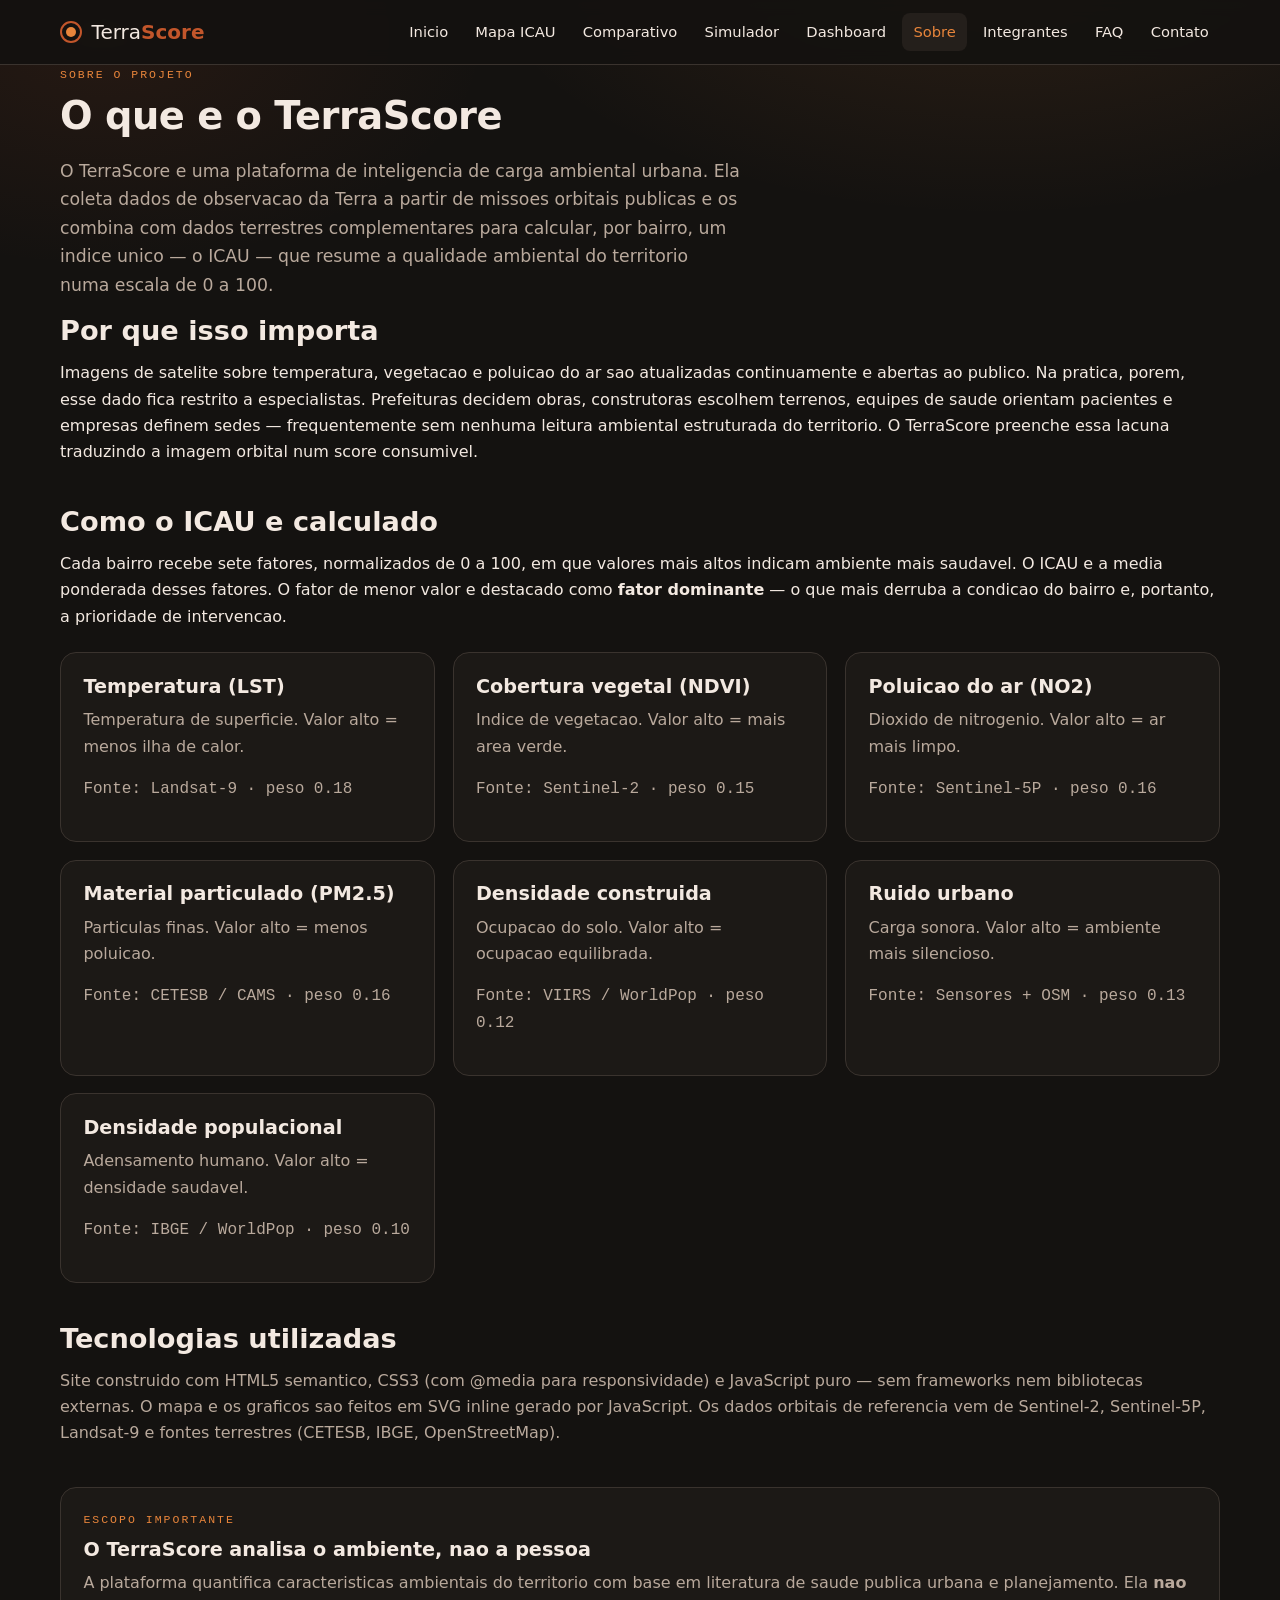
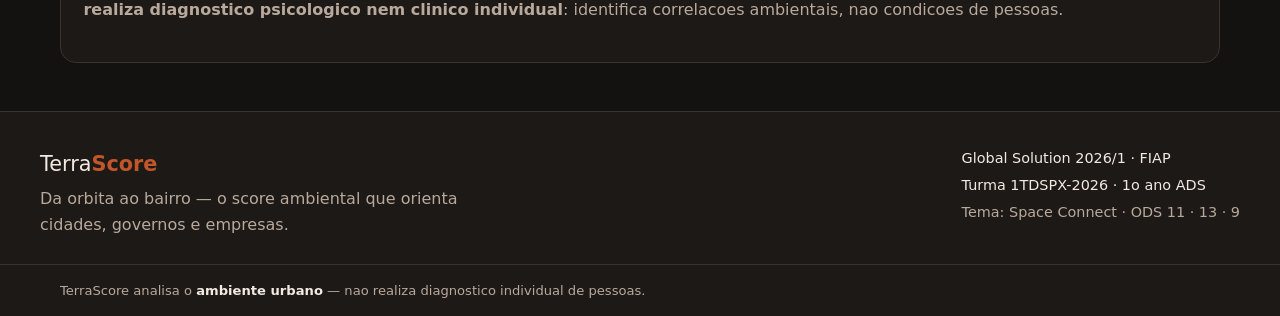
<file: pages/sobre.html>
<!doctype html>
<html lang="pt-br">
<head>
  <meta charset="UTF-8" />
  <meta name="viewport" content="width=device-width, initial-scale=1.0" />
  <meta name="description" content="O que e o TerraScore e como o ICAU e calculado a partir de dados orbitais." />
  <link rel="icon" type="image/svg+xml" href="../assets/favicon.svg" />
  <link rel="stylesheet" href="../css/style.css" />
  <title>Sobre - TerraScore</title>
</head>
<body>
  <header class="site-header">
    <div class="container nav-bar">
      <a class="brand" href="../index.html"><span class="brand-mark" aria-hidden="true"></span><span>Terra<strong>Score</strong></span></a>
      <button class="hamburguer" aria-label="Abrir menu" aria-expanded="false"><span></span><span></span><span></span></button>
      <nav aria-label="Principal">
        <ul class="nav-links">
          <li><a href="../index.html">Inicio</a></li>
          <li><a href="mapa.html">Mapa ICAU</a></li>
          <li><a href="comparativo.html">Comparativo</a></li>
          <li><a href="simulador.html">Simulador</a></li>
          <li><a href="dashboard.html">Dashboard</a></li>
          <li><a href="sobre.html">Sobre</a></li>
          <li><a href="integrantes.html">Integrantes</a></li>
          <li><a href="faq.html">FAQ</a></li>
          <li><a href="contato.html">Contato</a></li>
        </ul>
      </nav>
    </div>
  </header>
  <main>
    <section class="container">
      <p class="eyebrow">Sobre o projeto</p>
      <h1>O que e o TerraScore</h1>
      <p class="lead">O TerraScore e uma plataforma de inteligencia de carga ambiental urbana. Ela coleta dados de observacao da Terra a partir de missoes orbitais publicas e os combina com dados terrestres complementares para calcular, por bairro, um indice unico &mdash; o ICAU &mdash; que resume a qualidade ambiental do territorio numa escala de 0 a 100.</p>

      <section class="section">
        <h2>Por que isso importa</h2>
        <p>Imagens de satelite sobre temperatura, vegetacao e poluicao do ar sao atualizadas continuamente e abertas ao publico. Na pratica, porem, esse dado fica restrito a especialistas. Prefeituras decidem obras, construtoras escolhem terrenos, equipes de saude orientam pacientes e empresas definem sedes &mdash; frequentemente sem nenhuma leitura ambiental estruturada do territorio. O TerraScore preenche essa lacuna traduzindo a imagem orbital num score consumivel.</p>
      </section>

      <section class="section">
        <h2>Como o ICAU e calculado</h2>
        <p>Cada bairro recebe sete fatores, normalizados de 0 a 100, em que valores mais altos indicam ambiente mais saudavel. O ICAU e a media ponderada desses fatores. O fator de menor valor e destacado como <strong>fator dominante</strong> &mdash; o que mais derruba a condicao do bairro e, portanto, a prioridade de intervencao.</p>
        <div class="cards-3 mt">
          <div class="card"><h3>Temperatura (LST)</h3><p class="muted">Temperatura de superficie. Valor alto = menos ilha de calor.</p><p class="mono muted">Fonte: Landsat-9 &middot; peso 0.18</p></div>
          <div class="card"><h3>Cobertura vegetal (NDVI)</h3><p class="muted">Indice de vegetacao. Valor alto = mais area verde.</p><p class="mono muted">Fonte: Sentinel-2 &middot; peso 0.15</p></div>
          <div class="card"><h3>Poluicao do ar (NO2)</h3><p class="muted">Dioxido de nitrogenio. Valor alto = ar mais limpo.</p><p class="mono muted">Fonte: Sentinel-5P &middot; peso 0.16</p></div>
          <div class="card"><h3>Material particulado (PM2.5)</h3><p class="muted">Particulas finas. Valor alto = menos poluicao.</p><p class="mono muted">Fonte: CETESB / CAMS &middot; peso 0.16</p></div>
          <div class="card"><h3>Densidade construida</h3><p class="muted">Ocupacao do solo. Valor alto = ocupacao equilibrada.</p><p class="mono muted">Fonte: VIIRS / WorldPop &middot; peso 0.12</p></div>
          <div class="card"><h3>Ruido urbano</h3><p class="muted">Carga sonora. Valor alto = ambiente mais silencioso.</p><p class="mono muted">Fonte: Sensores + OSM &middot; peso 0.13</p></div>
          <div class="card"><h3>Densidade populacional</h3><p class="muted">Adensamento humano. Valor alto = densidade saudavel.</p><p class="mono muted">Fonte: IBGE / WorldPop &middot; peso 0.10</p></div>
        </div>
      </section>

      <section class="section">
        <h2>Tecnologias utilizadas</h2>
        <p class="muted">Site construido com HTML5 semantico, CSS3 (com @media para responsividade) e JavaScript puro &mdash; sem frameworks nem bibliotecas externas. O mapa e os graficos sao feitos em SVG inline gerado por JavaScript. Os dados orbitais de referencia vem de Sentinel-2, Sentinel-5P, Landsat-9 e fontes terrestres (CETESB, IBGE, OpenStreetMap).</p>
      </section>

      <section class="section">
        <div class="card">
          <p class="eyebrow">Escopo importante</p>
          <h3>O TerraScore analisa o ambiente, nao a pessoa</h3>
          <p class="muted">A plataforma quantifica caracteristicas ambientais do territorio com base em literatura de saude publica urbana e planejamento. Ela <strong>nao realiza diagnostico psicologico nem clinico individual</strong>: identifica correlacoes ambientais, nao condicoes de pessoas.</p>
        </div>
      </section>
    </section>
  </main>
  <footer class="site-footer">
    <div class="container footer-inner">
      <div>
        <p class="footer-brand">Terra<strong>Score</strong></p>
        <p class="footer-tag">Da orbita ao bairro &mdash; o score ambiental que orienta cidades, governos e empresas.</p>
      </div>
      <div class="footer-meta">
        <p>Global Solution 2026/1 &middot; FIAP</p>
        <p>Turma 1TDSPX-2026 &middot; 1o ano ADS</p>
        <p class="muted">Tema: Space Connect &middot; ODS 11 &middot; 13 &middot; 9</p>
      </div>
    </div>
    <div class="footer-copy"><div class="container">TerraScore analisa o <strong>ambiente urbano</strong> &mdash; nao realiza diagnostico individual de pessoas.</div></div>
  </footer>
  <script src="../js/main.js"></script>
</body>
</html>
<!-- revisado por joão e dado como finalizado -->
</file>
<file: css/style.css>
/* ==========================================================================
   TerraScore - estilos globais
   Paleta: laranja queimado sobre fundo espacial.
   Breakpoints (PDF): mobile <=480 | tablet >=768 | desktop >=992
   ========================================================================== *//*"Adicionado comentários no style.css"*/
/* variáveis globais de cor, fonte e tamanho */
:root {
  --bg: #141210;
  --bg-2: #1c1916;
  --bg-3: #241f1b;
  --orange: #c2562b;
  --ember: #e8853b;
  --terra: #7a3b1e;
  --cream: #f3e9e1;
  --muted: #b9a99c;
  --border: #3a332e;
  --s-critica: #c0392b;
  --s-ruim: #e27a2e;
  --s-moderada: #e8b23b;
  --s-boa: #2e8b57;
  --font-display: ui-sans-serif, "Segoe UI", system-ui, Roboto, Helvetica, Arial, sans-serif;
  --font-body: ui-sans-serif, system-ui, "Segoe UI", Roboto, Helvetica, Arial, sans-serif;
  --font-mono: ui-monospace, "Cascadia Mono", "SF Mono", Menlo, Consolas, monospace;
  --maxw: 1200px;
  --radius: 10px;
  --radius-lg: 16px;
}

* { box-sizing: border-box; }
html { scroll-behavior: smooth; }

/* cor de fundo, fonte base e gradiente decorativo fixo */
body {
  margin: 0;
  background: var(--bg);
  color: var(--cream);
  font-family: var(--font-body);
  font-size: 16px;
  line-height: 1.65;
  -webkit-font-smoothing: antialiased;
  background-image:
    radial-gradient(900px 480px at 78% -8%, rgba(232,133,59,0.12), transparent 60%),
    radial-gradient(700px 420px at 8% 4%, rgba(194,86,43,0.10), transparent 55%);
  background-attachment: fixed;
  min-height: 100vh;
}

/* hierarquia tipográfica */
h1, h2, h3, h4 { font-family: var(--font-display); line-height: 1.15; margin: 0 0 0.5em; font-weight: 600; }
h1 { font-size: 2.4rem; letter-spacing: -0.5px; }
h2 { font-size: 1.7rem; }
h3 { font-size: 1.2rem; }
p { margin: 0 0 1rem; }
/* links e foco de acessibilidade */
a { color: var(--ember); text-decoration: none; }
a:hover { text-decoration: underline; }
:focus-visible { outline: 2px solid var(--ember); outline-offset: 2px; }
img { max-width: 100%; height: auto; }

/* ---- layout ---- */ /* largura máxima centralizada */
.container { width: 100%; max-width: var(--maxw); margin: 0 auto; padding: 0 1.25rem; }
.page { padding: 2.5rem 0 4rem; min-height: 60vh; }
.eyebrow { font-family: var(--font-mono); text-transform: uppercase; letter-spacing: 2px; font-size: 0.72rem; color: var(--ember); margin-bottom: 0.6rem; }
.lead { color: var(--muted); font-size: 1.08rem; max-width: 62ch; }
.section { margin-bottom: 2.5rem; }
.mt { margin-top: 1.4rem; }
.center { text-align: center; }
.muted { color: var(--muted); }
.mono { font-family: var(--font-mono); }
.sep { border: none; border-top: 1px solid var(--border); margin: 1.1rem 0; }

/* ---- header / nav ---- */
.site-header { position: sticky; top: 0; z-index: 50; background: rgba(20,18,16,0.92); backdrop-filter: blur(8px); border-bottom: 1px solid var(--border); }
.nav-bar { display: flex; align-items: center; justify-content: space-between; height: 64px; }
.brand { display: flex; align-items: center; gap: 0.6rem; color: var(--cream); font-family: var(--font-display); font-size: 1.25rem; }
.brand:hover { text-decoration: none; }
.brand strong { color: var(--orange); font-weight: 700; }
.brand-mark { width: 22px; height: 22px; border-radius: 50%; border: 2px solid var(--orange); position: relative; flex: none; }
.brand-mark::after { content: ''; position: absolute; inset: 4px; border-radius: 50%; background: var(--ember); }
.nav-links { display: flex; align-items: center; gap: 0.3rem; flex-wrap: wrap; list-style: none; margin: 0; padding: 0; }
.nav-links a { color: var(--cream); font-size: 0.92rem; padding: 0.45rem 0.7rem; border-radius: 8px; white-space: nowrap; display: block; }
.nav-links a:hover { background: var(--bg-3); text-decoration: none; }
.nav-links a.ativo { color: var(--ember); background: var(--bg-3); }
.hamburguer { display: none; flex-direction: column; justify-content: center; gap: 5px; width: 42px; height: 38px; background: transparent; border: 1px solid var(--border); border-radius: 8px; cursor: pointer; padding: 0 9px; }
.hamburguer span { display: block; height: 2px; width: 100%; background: var(--cream); border-radius: 2px; }

/* ---- footer ---- */
/*"style: documenta barras de fator, score badge e mapa SVG"*/
.site-footer { border-top: 1px solid var(--border); background: var(--bg-2); margin-top: 3rem; }
.footer-inner { display: flex; justify-content: space-between; gap: 2rem; padding: 2.2rem 0 1.6rem; flex-wrap: wrap; }
.footer-brand { font-family: var(--font-display); font-size: 1.3rem; margin: 0 0 0.3rem; }
.footer-brand strong { color: var(--orange); }
.footer-tag { color: var(--muted); max-width: 42ch; margin: 0; }
.footer-meta p { margin: 0 0 0.2rem; font-size: 0.9rem; }
.footer-copy { border-top: 1px solid var(--border); padding: 0.9rem 0; font-size: 0.82rem; color: var(--muted); }
.footer-copy strong { color: var(--cream); }

/* ---- botoes ---- */
.btn { display: inline-block; font-family: var(--font-display); font-weight: 600; border-radius: var(--radius); padding: 0.7rem 1.3rem; border: 1px solid var(--orange); background: var(--orange); color: #fff; cursor: pointer; transition: transform .12s ease, background .18s ease, border-color .18s ease; font-size: 0.98rem; }
.btn:hover { background: var(--ember); border-color: var(--ember); text-decoration: none; transform: translateY(-1px); }
.btn-ghost { background: transparent; color: var(--cream); border: 1px solid var(--border); }
.btn-ghost:hover { background: var(--bg-3); border-color: var(--orange); }

/* ---- cards / grids ---- */
.card { background: var(--bg-2); border: 1px solid var(--border); border-radius: var(--radius-lg); padding: 1.4rem; }
.cards-3 { display: grid; grid-template-columns: repeat(3, 1fr); gap: 1.1rem; }
.duas { display: grid; grid-template-columns: 1.3fr 1fr; gap: 1.6rem; align-items: start; }
.dois { display: grid; grid-template-columns: 1fr 1fr; gap: 1.6rem; }
.ctas { display: flex; gap: 0.8rem; flex-wrap: wrap; margin-top: 1.4rem; }
.ctas-center { justify-content: center; }

/* ---- pill ---- */
.pill { display: inline-block; font-family: var(--font-mono); font-size: 0.72rem; letter-spacing: 1px; text-transform: uppercase; padding: 0.18rem 0.6rem; border-radius: 999px; color: #fff; }

/* ---- hero ---- */
.hero { padding: 3.5rem 0 2.5rem; }
.hero-grid { display: grid; grid-template-columns: 1.2fr 0.8fr; gap: 2.5rem; align-items: center; }
.hero-titulo { font-size: 3.2rem; margin-bottom: 0.6rem; }
.hero-titulo strong { color: var(--orange); }
.hero-tag { font-size: 1.25rem; color: var(--cream); margin-bottom: 1.2rem; }
.ods { display: flex; gap: 0.6rem; flex-wrap: wrap; margin-top: 1.6rem; }
.ods-tag { font-family: var(--font-mono); font-size: 0.78rem; border: 1px solid var(--border); border-radius: 999px; padding: 0.25rem 0.7rem; color: var(--muted); }

/* ---- score badge ---- */
.score-badge { display: flex; align-items: baseline; gap: 0.5rem; flex-wrap: wrap; }
.score-num { font-family: var(--font-mono); font-weight: 700; line-height: 1; }
.score-barra { color: var(--muted); font-family: var(--font-mono); }
.score-badge.md .score-num { font-size: 2.2rem; }
.score-badge.lg .score-num { font-size: 3.4rem; }

/* ---- barras de fator ---- */
.fator-row { display: grid; grid-template-columns: 1fr 110px 34px; align-items: center; gap: 0.7rem; margin-bottom: 0.55rem; }
.fator-label { font-size: 0.86rem; }
.fator-flag { font-family: var(--font-mono); font-size: 0.62rem; text-transform: uppercase; letter-spacing: 1px; color: var(--s-critica); border: 1px solid var(--s-critica); border-radius: 4px; padding: 0 0.3rem; margin-left: 0.4rem; }
.fator-track { height: 9px; background: var(--bg-3); border-radius: 999px; overflow: hidden; }
.fator-fill { display: block; height: 100%; border-radius: 999px; transition: width .4s ease; }
.fator-val { font-family: var(--font-mono); font-size: 0.85rem; text-align: right; color: var(--muted); }

/* ---- mapa ---- */
.mapa-svg { width: 100%; height: auto; display: block; border-radius: var(--radius-lg); border: 1px solid var(--border); background: var(--bg-2); }
.mapa-bairro { cursor: pointer; }
.mapa-bairro:hover { opacity: 0.88; }

/* ---- legenda ---- */
.legenda { display: flex; flex-direction: column; gap: 0.5rem; }
.legenda-titulo { font-family: var(--font-mono); font-size: 0.74rem; letter-spacing: 1px; text-transform: uppercase; color: var(--muted); }
.legenda-faixas { display: flex; flex-wrap: wrap; gap: 0.9rem; }
.legenda-item { display: inline-flex; align-items: center; gap: 0.4rem; font-size: 0.85rem; }
.legenda-item em { color: var(--muted); font-style: normal; font-family: var(--font-mono); font-size: 0.78rem; }
.legenda-cor { width: 14px; height: 14px; border-radius: 4px; display: inline-block; }

/* ---- radar ---- */
.radar { width: 100%; max-width: 320px; margin: 0 auto; }
.radar svg { width: 100%; height: auto; display: block; }

/* ---- formulario ---- */
.form { margin-top: 1.6rem; max-width: 560px; display: flex; flex-direction: column; gap: 1.1rem; }
.campo { display: flex; flex-direction: column; gap: 0.4rem; }
.campo label { font-size: 0.86rem; color: var(--muted); font-family: var(--font-mono); text-transform: uppercase; letter-spacing: 1px; }
.form input, .form select, .form textarea, select { background: var(--bg-2); border: 1px solid var(--border); border-radius: var(--radius); color: var(--cream); padding: 0.7rem 0.85rem; font-family: var(--font-body); font-size: 1rem; }
.form input:focus, .form select:focus, .form textarea:focus, select:focus { border-color: var(--orange); outline: none; }
.form textarea { resize: vertical; }
.invalido { border-color: var(--s-critica) !important; }
.erro { color: var(--s-ruim); font-size: 0.84rem; min-height: 1em; }
.sucesso { margin: 0; color: var(--s-boa); }
select { margin: 0.4rem 0; }

/* ---- integrantes ---- */
.grade-integrantes { margin-top: 1.6rem; display: grid; grid-template-columns: repeat(5, 1fr); gap: 1.1rem; }
.integrante { background: var(--bg-2); border: 1px solid var(--border); border-radius: var(--radius-lg); padding: 1.4rem 1rem; text-align: center; transition: transform .15s ease, border-color .15s ease; }
.integrante:hover { transform: translateY(-3px); border-color: var(--orange); }
.integrante img { width: 96px; height: 96px; border-radius: 50%; object-fit: cover; border: 2px solid var(--orange); margin-bottom: 0.7rem; }
.integrante h3 { margin: 0 0 0.2rem; font-size: 1.05rem; }
.integrante .rm { font-family: var(--font-mono); color: var(--ember); margin: 0; }
.integrante .turma { color: var(--muted); font-size: 0.85rem; margin: 0 0 0.7rem; }
.rep { display: inline-block; font-family: var(--font-mono); font-size: 0.65rem; text-transform: uppercase; letter-spacing: 1px; background: var(--orange); color: #fff; border-radius: 999px; padding: 0.1rem 0.5rem; margin-bottom: 0.3rem; }
.integrante-links { display: flex; gap: 0.6rem; justify-content: center; }
.integrante-links a { font-size: 0.85rem; border: 1px solid var(--border); border-radius: 8px; padding: 0.3rem 0.7rem; color: var(--cream); }
.integrante-links a:hover { border-color: var(--orange); text-decoration: none; }

/* ---- faq ---- */
.faq-lista { margin-top: 1.5rem; display: flex; flex-direction: column; gap: 0.7rem; }
.faq-item { background: var(--bg-2); border: 1px solid var(--border); border-radius: var(--radius); overflow: hidden; }
.faq-botao { width: 100%; display: flex; justify-content: space-between; align-items: center; gap: 1rem; background: transparent; border: none; color: var(--cream); font-family: var(--font-display); font-size: 1.05rem; text-align: left; padding: 1.1rem 1.2rem; cursor: pointer; }
.faq-botao:hover { color: var(--ember); }
.faq-sinal { font-family: var(--font-mono); color: var(--orange); font-size: 1.3rem; flex: none; }
.faq-resposta { padding: 0 1.2rem; max-height: 0; overflow: hidden; color: var(--muted); transition: max-height .25s ease, padding .25s ease; }
.faq-item.aberto .faq-resposta { padding: 0 1.2rem 1.2rem; max-height: 320px; }

/* ---- abas / opcoes ---- */
.abas { display: flex; flex-wrap: wrap; gap: 0.5rem; border-bottom: 1px solid var(--border); padding-bottom: 0.6rem; }
.aba { background: transparent; border: 1px solid var(--border); color: var(--cream); border-radius: var(--radius); padding: 0.55rem 1rem; cursor: pointer; font-family: var(--font-display); font-size: 0.95rem; transition: border-color .15s ease, background .15s ease; }
.aba:hover { border-color: var(--orange); }
.aba-ativa { background: var(--orange); border-color: var(--orange); color: #fff; }
.botoes-opcao { display: flex; flex-wrap: wrap; gap: 0.5rem; }
.opcao { background: var(--bg-2); border: 1px solid var(--border); color: var(--cream); border-radius: var(--radius); padding: 0.5rem 0.9rem; cursor: pointer; font-family: var(--font-body); font-size: 0.92rem; transition: border-color .15s ease, background .15s ease; }
.opcao:hover { border-color: var(--orange); }
.opcao-ativa { background: var(--orange); border-color: var(--orange); color: #fff; }
.delta { color: var(--s-boa); font-family: var(--font-mono); margin: 0; }

.controles-sim { display: grid; grid-template-columns: 0.7fr 1.3fr; gap: 1.6rem; align-items: start; }

/* ==========================================================================
   RESPONSIVIDADE
   ========================================================================== */
/* tablet: menu hamburguer, hero empilhado */
@media (max-width: 991px) {
  .hamburguer { display: flex; }
  .nav-links { position: absolute; top: 64px; left: 0; right: 0; flex-direction: column; align-items: stretch; gap: 0; background: var(--bg-2); border-bottom: 1px solid var(--border); padding: 0.5rem 1rem 1rem; max-height: 0; overflow: hidden; transition: max-height .25s ease; }
  .nav-links.aberto { max-height: 560px; }
  .nav-links a { padding: 0.8rem 0.6rem; border-bottom: 1px solid var(--border); }
  .hero-grid { grid-template-columns: 1fr; gap: 1.5rem; }
  .hero-titulo { font-size: 2.6rem; }
  .duas { grid-template-columns: 1fr; }
  .cards-3 { grid-template-columns: repeat(2, 1fr); }
  .grade-integrantes { grid-template-columns: repeat(3, 1fr); }
  .controles-sim { grid-template-columns: 1fr; }
}

@media (max-width: 767px) {
  .dois { grid-template-columns: 1fr; }
}

/* mobile: colunas colapsam, fontes menores */
@media (max-width: 480px) {
  body { font-size: 15px; }
  h1 { font-size: 1.9rem; }
  h2 { font-size: 1.4rem; }
  .page { padding: 1.8rem 0 3rem; }
  .hero { padding: 2.2rem 0 1.5rem; }
  .hero-titulo { font-size: 2.1rem; }
  .cards-3 { grid-template-columns: 1fr; }
  .grade-integrantes { grid-template-columns: 1fr 1fr; }
  .footer-inner { flex-direction: column; gap: 1.2rem; }
  .fator-row { grid-template-columns: 1fr 70px 28px; gap: 0.5rem; }
}

.lead-center { margin-left: auto; margin-right: auto; }
/* finalizado e revisado por Diego Barbosa Rodrigues/RM568829 */
</file>
